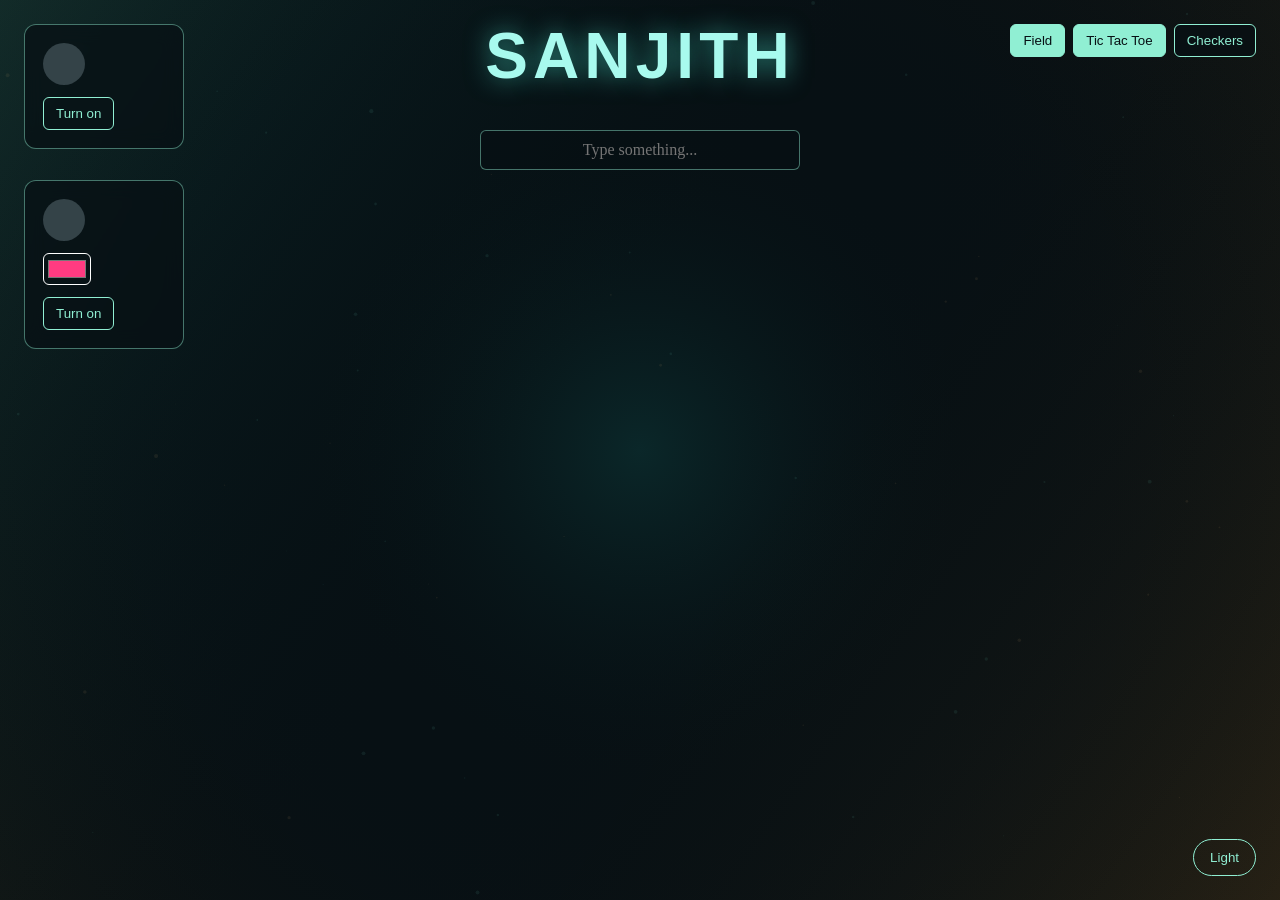
<file: index.html>
<!DOCTYPE html>
<html lang="en">
<head>
  <meta charset="UTF-8" />
  <meta name="viewport" content="width=device-width, initial-scale=1.0" />
  <meta name="description" content="Interactive generative background." />
  <title>Interactive Field</title>
  <style>
    :root {
      color-scheme: dark;
      background: #071014;
    }

    * { box-sizing: border-box; }

    html,
    body {
      width: 100%;
      height: 100%;
      margin: 0;
      overflow: hidden;
      background: #071014;
    }

    body { cursor: crosshair; }

    canvas {
      display: block;
      width: 100%;
      height: 100%;
      touch-action: none;
    }

    .name-display {
      position: fixed;
      top: 28px;
      left: 50%;
      z-index: 2;
      margin: 0;
      color: hsl(var(--hue, 171) 90% 82%);
      font: 800 clamp(2rem, 8vw, 4rem)/0.9 sans-serif;
      letter-spacing: 0.08em;
      text-align: center;
      text-shadow: 0 0 24px hsl(var(--hue, 171) 85% 62% / 0.55);
      user-select: none;
      pointer-events: none;
      transform: translateX(-50%) rotate(var(--tilt, 0deg)) scale(var(--scale, 1));
      transition: transform 220ms ease, color 220ms ease, text-shadow 220ms ease;
    }

    .text-box {
      position: fixed;
      top: 130px;
      left: 50%;
      z-index: 3;
      width: min(80vw, 320px);
      padding: 10px 12px;
      color: #90efd3;
      background: rgba(7, 16, 20, 0.72);
      border: 1px solid rgba(144, 239, 211, 0.45);
      border-radius: 6px;
      font: inherit;
      text-align: center;
      transform: translateX(-50%);
    }

    .name-display.is-pulsing {
      --scale: 1.08;
      color: hsl(var(--hue, 171) 95% 90%);
      text-shadow: 0 0 42px hsl(var(--hue, 171) 80% 55% / 0.9);
    }

    #light-toggle {
      position: fixed;
      right: 24px;
      bottom: 24px;
      z-index: 3;
      padding: 10px 16px;
      background: transparent;
      color: #90efd3;
      border: 1px solid #90efd3;
      border-radius: 999px;
      cursor: pointer;
    }

    body.light-mode {
      cursor: default;
      color-scheme: light;
      background: #b9d8d0;
    }

    body.light-mode #light-toggle {
      color: #164c4b;
      border-color: #164c4b;
    }

    body.light-mode .name-display {
      color: #164c4b;
      text-shadow: 0 0 18px rgba(22, 76, 75, 0.25);
    }

    .light-box {
      position: fixed;
      top: 24px;
      left: 24px;
      z-index: 3;
      padding: 18px;
      min-width: 160px;
      color: #90efd3;
      background: rgba(7, 16, 20, 0.72);
      border: 1px solid rgba(144, 239, 211, 0.45);
      border-radius: 12px;
      backdrop-filter: blur(10px);
    }

    .light-bulb {
      width: 42px;
      height: 42px;
      margin-bottom:12px;
      border-radius: 50%;
      background: #344348;
      box-shadow: none;
      transition: background 220ms ease, box-shadow 220ms ease;
    }

    .light-bulb.is-on {
      background: #ffe28a;
      box-shadow: 0 0 18px #ffe28a,
                  0 0 48px rgba(255, 226, 138, 0.75);
    }

    .light-button {
      padding: 8px 12px;
      color: inherit;
      background: transparent;
      border: 1px solid currentColor;
      border-radius: 6px;
      cursor: pointer;
    }

    .rgb-box {
      top: 180px;
    }

    #rgb-light-color {
      display: block;
      width: 48px;
      height: 32px;
      margin-bottom: 12px;
      padding: 2px;
      background: transparent;
      border: 1px solid currentColor;
      border-radius: 6px;
      cursor: pointer;
    }

    .tab-bar {
      position: fixed;
      top: 24px;
      right: 24px;
      z-index: 5;
      display: flex;
      gap: 8px;
    }

    .tab-button {
      padding: 8px 12px;
      color: #90efd3;
      background: rgba(7, 16, 20, 0.72);
      border: 1px solid #90efd3;
      border-radius: 6px;
      cursor: pointer;
    }

    .tab-button.is-active {
      color: #071014;
      background: #90efd3;
    }

    .game-panel {
      position: fixed;
      top: 50%;
      left: 50%;
      z-index: 4;
      width: min(90vw, 520px);
      padding: 24px;
      color: #90efd3;
      background: rgba(7, 16, 20, 0.86);
      border: 1px solid rgba(144, 239, 211, 0.45);
      border-radius: 12px;
      transform: translate(-50%, -50%);
    }

    .game-board {
      display: grid;
      grid-template-columns: repeat(3, 1fr);
      gap: 8px;
      margin: 20px 0;
    }

    .game-cell {
      aspect-ratio: 1;
      color: #90efd3;
      font-size: 2.5rem;
      background: rgba(144, 239, 211, 0.08);
      border: 1px solid rgba(144, 239, 211, 0.45);
      border-radius: 6px;
      cursor: pointer;
    }

    .game-cell:disabled {
      cursor: default;
      opacity: 0.7;
    }

    #game-reset {
      padding: 8px 12px;
      color: inherit;
      background: transparent;
      border: 1px solid currentColor;
      border-radius: 6px;
      cursor: pointer;
    }

    .checkers-board {
      display: grid;
      grid-template-columns: repeat(8, 1fr);
      width: min(90vw, 480px);
      aspect-ratio: 1;
    }

    .checker-cell {
      display: grid;
      place-items: center;
      aspect-ratio: 1;
    }

    .checker-cell.dark {
      background: #6b4435;
      cursor: pointer;
    }

    .checker-cell.light {
      background: #e7c9a9;
      cursor: default;
    }

    .checker-cell.selected {
      box-shadow: inset 0 0 0 4px #ffe28a;
    }

    .checker-cell.legal {
      box-shadow: inset 0 0 0 4px #90efd3;
    }

    .checker-piece {
      width: 70%;
      aspect-ratio: 1;
      border-radius: 50%;
    }

    .checker-piece.red {
      background: #d94b4b;
    }

    .checker-piece.black {
      background: #202020;
    }

    .checker-piece.king {
      box-shadow: inset 0 0 0 4px #ffe28a;
    }

    .checkers-board {
      width: 100%;
      max-width: 480px;
      margin: 16px auto;
    }

    .game-panel {
      max-height: calc(100dvh - 32px);
      overflow-y: auto;
    }

    @media (max-width: 600px) {
      body {
        overflow: auto;
    }

    .tab-bar {
    top: max(12px, env(safe-area-inset-top));
    right: 12px;
    left: 12px;
    flex-wrap: wrap;
    justify-content: center;
    }

    .tab-button {
      flex: 1 1 auto;
      min-height: 44px;
    }

    .light-box {
      top: 12px;
      left: 12px;
      padding: 12px;
      min-width: 120px;
    }

    .rgb-box {
      top: 145px;
    }

    .game-panel {
      width: calc(100vw - 24px);
      padding: 16px;
    }

    .name-display {
      top: 190px;
      max-width: 90vw;
      overflow-wrap: anywhere;
    }

    .text-box {
      top: 265px;
      width: calc(100vw - 32px);
      min-height: 44px;
    }

    #light-toggle {
      right: 12px;
      bottom: max(12px, env(safe-area-inset-bottom));
      min-height: 44px;
    }
  }
  </style>
</head>
<body>
  <section class="game-panel" id="checkers-panel" hidden>
    <h2>Checkers</h2>
    <div class="checkers-board" id="checkers-board"></div>
    <p id="checkers-status">Your turn.</p>
    <button class="light-button" id="checkers-reset" type="button">New game</button>
  </section>

  <section class="light-box rgb-box" aria-label="RGB light control">
    <div class="light-bulb" id="rgb-light-bulb"></div>
    
    <input
      id="rgb-light-color"
      type="color"
      value="#ff3b81"
      aria-label="RGB light color"
    />

    <button class="light-button" id="rgb-light-toggle" type="button" aria-pressed="false">
      Turn on
    </button>

  </section>

  <section class="light-box" aria-label="Light control">
    <div class="light-bulb" id="light-bulb"></div>
    <button class="light-button" id="device-light-toggle" type="button" aria-pressed="false">
      Turn on
    </button>
  </section>

  <button id="light-toggle" type="button" aria-pressed="false">
    Light
  </button>

  <nav class="tab-bar" aria-label="Views">
    <button class="tab-button is-active" id="field-tab" type="button">
      Field
    </button>
    <button class="tab-button is-active" id="game-tab" type="button">
      Tic Tac Toe
    </button>
    <button class="tab-button" id="checkers-tab" type="button">
      Checkers
    </button>
  </nav>

  <section class="game-panel" id="game-panel" hidden>
    <h2>Tic-Tac-Toe</h2>
    <p id="game-status">Your turn. You are O.</p>

    <div class="game-board" id="game-board">
      <button class="game-cell" type="button" data-index="0"></button>
      <button class="game-cell" type="button" data-index="1"></button>
      <button class="game-cell" type="button" data-index="2"></button>
      <button class="game-cell" type="button" data-index="3"></button>
      <button class="game-cell" type="button" data-index="4"></button>
      <button class="game-cell" type="button" data-index="5"></button>
      <button class="game-cell" type="button" data-index="6"></button>
      <button class="game-cell" type="button" data-index="7"></button>
      <button class="game-cell" type="button" data-index="8"></button>
    </div>

    <button id="game-reset" type="button">New game</button>
  </section>

  <canvas id="field" aria-label="Interactive animated background"></canvas>
  <input class="text-box" id="text-box" type="text" placeholder="Type something..." aria-label="Text to display" />
  <div class="name-display" id="name-display" aria-label="Sanjith">SANJITH</div>
  <script>
    const checkersBoard = document.querySelector("#checkers-board");
    const checkersStatus = document.querySelector("#checkers-status");
    const checkersReset = document.querySelector("#checkers-reset");
    const checkerCells = [];
    let checkerPieces = [];
    let selectedChecker = null;
    let checkersTurn = "red";
    let checkersGameOver = false;

    for (let row = 0; row < 8; row += 1) {
      for (let column = 0; column < 8; column += 1) {
        const cell = document.createElement("button");
        cell.type = "button";
        cell.className = `checker-cell ${
          (row + column) % 2 ? "dark" : "light"
        }`;
        cell.dataset.row = row;
        cell.dataset.column = column;
        cell.addEventListener("click", handleCheckerCellClick);
        checkersBoard.appendChild(cell);
        checkerCells.push(cell);
      }
    }

    function getChecker(row, column) {
      return checkerPieces.find((piece) => piece.row === row && piece.column === column);
    }

    function getDirections(piece) {
      if (piece.king) return [-1, 1];
      return piece.color === "red" ? [-1] : [1];
    }

    function getMovesForPiece(piece, capturesOnly = false) {
      const moves = [];

      getDirections(piece).forEach((rowDirection) => {
        [-1, 1].forEach((columnDirection) => {
          const nextRow = piece.row + rowDirection;
          const nextColumn = piece.column + columnDirection;
          const nextPiece = getChecker(nextRow, nextColumn);

          if (!nextPiece && !capturesOnly) {
            moves.push({ row: nextRow, column: nextColumn });
          }

          if (nextPiece && nextPiece.color !== piece.color) {
            const landingRow = nextRow + rowDirection;
            const landingColumn = nextColumn + columnDirection;

            if (
              landingRow >= 0 && landingRow < 8 &&
              landingColumn >= 0 && landingColumn < 8 &&
              !getChecker(landingRow, landingColumn)
            ) {
              moves.push({
                row: landingRow,
                column: landingColumn,
                captured: nextPiece
              });
            }
          }
        });
      });

      return moves.filter((move) =>
        move.row >= 0 && move.row < 8 && move.column >= 0 && move.column < 8
      );
    }

    function getAvailableMoves(color) {
      const pieces = checkerPieces.filter((piece) => piece.color === color);
      const captures = pieces.flatMap((piece) =>
        getMovesForPiece(piece, true).map((move) => ({ piece, move }))
      );

      if (captures.length) return captures;

      return pieces.flatMap((piece) =>
        getMovesForPiece(piece).map((move) => ({ piece, move }))
      );
    }

    function renderCheckers() {
      checkerCells.forEach((cell) => {
        const row = Number(cell.dataset.row);
        const column = Number(cell.dataset.column);
        const piece = getChecker(row, column);
        const isSelected = selectedChecker === piece;
        const isLegal = selectedChecker && getMovesForPiece(selectedChecker)
          .some((move) => move.row === row && move.column === column);

        cell.classList.toggle("selected", isSelected);
        cell.classList.toggle("legal", Boolean(isLegal));
        cell.replaceChildren();

        if (piece) {
          const pieceElement = document.createElement("span");
          pieceElement.className = `checker-piece ${piece.color}${piece.king ? " king" : ""}`;
          pieceElement.setAttribute("aria-label", `${piece.color}${piece.king ? " king" : " piece"}`);
          cell.appendChild(pieceElement);
        }
      });
    }

    function createCheckerPieces() {
      checkerPieces = [];

      for (let row = 0; row < 3; row += 1) {
        for (let column = 0; column < 8; column += 1) {
          if ((row + column) % 2) checkerPieces.push({ row, column, color: "black", king: false });
        }
      }

      for (let row = 5; row < 8; row += 1) {
        for (let column = 0; column < 8; column += 1) {
          if ((row + column) % 2) checkerPieces.push({ row, column, color: "red", king: false });
        }
      }
    }

    function moveChecker(piece, move) {
      piece.row = move.row;
      piece.column = move.column;

      if (move.captured) {
        checkerPieces = checkerPieces.filter((candidate) => candidate !== move.captured);
      }

      if ((piece.color === "red" && piece.row === 0) ||
          (piece.color === "black" && piece.row === 7)) {
        piece.king = true;
      }
    }

    function finishCheckersTurn() {
      const opponent = checkersTurn === "red" ? "black" : "red";
      const opponentMoves = getAvailableMoves(opponent);

      if (!checkerPieces.some((piece) => piece.color === opponent) || !opponentMoves.length) {
        checkersGameOver = true;
        checkersStatus.textContent = checkersTurn === "red" ? "You win!" : "The computer wins.";
        renderCheckers();
        return;
      }

      checkersTurn = opponent;
      selectedChecker = null;
      checkersStatus.textContent = checkersTurn === "red" ? "Your turn." : "Computer is thinking...";
      renderCheckers();

      if (checkersTurn === "black") window.setTimeout(computerCheckerTurn, 450);
    }

    function handleCheckerCellClick(event) {
      if (checkersGameOver || checkersTurn !== "red") return;

      const row = Number(event.currentTarget.dataset.row);
      const column = Number(event.currentTarget.dataset.column);
      const clickedPiece = getChecker(row, column);

      if (clickedPiece?.color === "red") {
        selectedChecker = clickedPiece;
        renderCheckers();
        return;
      }

      if (!selectedChecker) return;

      const move = getAvailableMoves("red").find(({ piece, move: candidate }) =>
        piece === selectedChecker && candidate.row === row && candidate.column === column
      );

      if (!move) return;

      moveChecker(selectedChecker, move.move);

      if (move.move.captured && getMovesForPiece(selectedChecker, true).length) {
        checkersStatus.textContent = "Jump again.";
        renderCheckers();
        return;
      }

      finishCheckersTurn();
    }

    function computerCheckerTurn(piece = null) {
      if (checkersGameOver) return;

      const moves = piece
        ? getMovesForPiece(piece, true).map((move) => ({ piece, move }))
        : getAvailableMoves("black");
      const choice = moves[Math.floor(Math.random() * moves.length)];

      if (!choice) return;

      moveChecker(choice.piece, choice.move);

      if (choice.move.captured && getMovesForPiece(choice.piece, true).length) {
        renderCheckers();
        window.setTimeout(() => computerCheckerTurn(choice.piece), 450);
        return;
      }

      finishCheckersTurn();
    }

    function resetCheckers() {
      createCheckerPieces();
      selectedChecker = null;
      checkersTurn = "red";
      checkersGameOver = false;
      checkersStatus.textContent = "Your turn.";
      renderCheckers();
    }

    checkersReset.addEventListener("click", resetCheckers);
    resetCheckers();

    const fieldTab = document.querySelector("#field-tab");
    const gameTab = document.querySelector("#game-tab");
    const checkersTab = document.querySelector("#checkers-tab");
    const gamePanel = document.querySelector("#game-panel");
    const checkersPanel = document.querySelector("#checkers-panel");
    const gameStatus = document.querySelector("#game-status");
    const gameCells = [...document.querySelectorAll(".game-cell")];
    const gameReset = document.querySelector("#game-reset");

    let gameBoard = Array(9).fill("");
    let gameOver = false;

    const winningLines = [
      [0, 1, 2],
      [3, 4, 5],
      [6, 7, 8],
      [0, 3, 6],
      [1, 4, 7],
      [2, 5, 8],
      [0, 4, 8],
      [2, 4, 6]
    ];

    function getWinner(board) {
      for (const [first, second, third] of winningLines) {
        if (
          board[first] &&
          board[first] === board[second] &&
          board[first] === board[third]
        ) {
          return board[first];
        }
      }

      return board.every(Boolean) ? "draw" : null;
    }

    function renderGame() {
      gameCells.forEach((cell, index) => {
        cell.textContent = gameBoard[index];
        cell.disabled = Boolean(gameBoard[index]) || gameOver;
      });
    }

    function finishGame(result) {
      gameOver = true;

      if (result === "draw") {
        gameStatus.textContent = "Draw.";
      } else {
        gameStatus.textContent = result === "O"
          ? "You win!"
          : "The bot wins.";
      }

      renderGame();
    }

    function getBotMove() {
      const emptyCells = gameBoard
        .map((value, index) => value ? null : index)
        .filter((index) => index !== null);

      return emptyCells[Math.floor(Math.random() * emptyCells.length)];
    }

    function botTurn() {
      const move = getBotMove();

      if (move === undefined) return;

      gameBoard[move] = "X";
      const result = getWinner(gameBoard);

      if (result) {
        finishGame(result);
      } else {
        gameStatus.textContent = "Your turn. You are O.";
        renderGame();
      }
    }

    function playerTurn(event) {
      const index = Number(event.currentTarget.dataset.index);

      if (gameBoard[index] || gameOver) return;

      gameBoard[index] = "O";

      const result = getWinner(gameBoard);

      if (result) {
        finishGame(result);
        return;
      }

      gameStatus.textContent = "Bot is thinking...";
      renderGame();
      window.setTimeout(botTurn, 350);
    }

    function resetGame() {
      gameBoard = Array(9).fill("");
      gameOver = false;
      gameStatus.textContent = "Your turn. You are O.";
      renderGame();
    }

    gameCells.forEach((cell) => {
      cell.addEventListener("click", playerTurn);
    });

    gameReset.addEventListener("click", resetGame);

    gameTab.addEventListener("click", () => {
      gamePanel.hidden = false;
      checkersPanel.hidden = true;
      fieldTab.classList.remove("is-active");
      checkersTab.classList.remove("is-active");
      gameTab.classList.add("is-active");
    });

    checkersTab.addEventListener("click", () => {
      gamePanel.hidden = true;
      checkersPanel.hidden = false;
      fieldTab.classList.remove("is-active");
      gameTab.classList.remove("is-active");
      checkersTab.classList.add("is-active");
    });

    fieldTab.addEventListener("click", () => {
      gamePanel.hidden = true;
      checkersPanel.hidden = true;
      gameTab.classList.remove("is-active");
      checkersTab.classList.remove("is-active");
      fieldTab.classList.add("is-active");
    });

    renderGame();
    
    const deviceLightToggle = document.querySelector("#device-light-toggle");
    const lightBulb = document.querySelector("#light-bulb");
    let deviceLightOn = false;

    deviceLightToggle.addEventListener("click", () => {
      deviceLightOn = !deviceLightOn;

      lightBulb.classList.toggle("is-on", deviceLightOn);
      deviceLightToggle.textContent = deviceLightOn ? "Turn off" : "Turn on";
      deviceLightToggle.setAttribute("aria-pressed", String(deviceLightOn));
    });

    const rgbLightToggle = document.querySelector("#rgb-light-toggle");
    const rgbLightBulb = document.querySelector("#rgb-light-bulb");
    const rgbLightColor = document.querySelector("#rgb-light-color");

    let rgbLightOn = false;

    function updateRgbLight() {
      if (!rgbLightOn) {
      rgbLightBulb.style.background = "#344348";
      rgbLightBulb.style.boxShadow = "none";
      return;
    }

    const color = rgbLightColor.value;

    rgbLightBulb.style.background = color;
    rgbLightBulb.style.boxShadow = `
      0 0 18px ${color},
      0 0 48px ${color}
    `;
  }

rgbLightToggle.addEventListener("click", () => {
  rgbLightOn = !rgbLightOn;
  rgbLightToggle.textContent = rgbLightOn ? "Turn off" : "Turn on";
  rgbLightToggle.setAttribute("aria-pressed", String(rgbLightOn));
  updateRgbLight();
});

rgbLightColor.addEventListener("input", updateRgbLight);

    const lightToggle = document.querySelector("#light-toggle")
    let lightMode = false

    lightToggle.addEventListener("click", () => {
      lightMode = !lightMode;
      document.body.classList.toggle("light-mode", lightMode);
      lightToggle.textContent = lightMode ? "Dark" : "Light";
      lightToggle.setAttribute("aria-pressed", String(lightMode));
    });
    const canvas = document.querySelector("#field");
    const context = canvas.getContext("2d");
    const reducedMotion = window.matchMedia("(prefers-reduced-motion: reduce)");
    const pointer = { x: 0.5, y: 0.5, targetX: 0.5, targetY: 0.5, active: false };
    const nameDisplay = document.querySelector("#name-display");
    const textBox = document.querySelector("#text-box");
    const particles = [];
    const ripples = [];
    let width = 0;
    let height = 0;
    let density = 0;
    let time = 0;

    textBox.addEventListener("input", () => {
      nameDisplay.textContent = textBox.value || "SANJITH";
    });

    function animateName() {
      nameDisplay.style.setProperty("--hue", Math.floor(Math.random() * 360));
      nameDisplay.style.setProperty("--tilt", `${Math.round(Math.random() * 12 - 6)}deg`);
      nameDisplay.classList.remove("is-pulsing");
      void nameDisplay.offsetWidth;
      nameDisplay.classList.add("is-pulsing");
      window.setTimeout(() => nameDisplay.classList.remove("is-pulsing"), 320);
    }

    function resize() {
      const pixelRatio = Math.min(window.devicePixelRatio || 1, 2);
      width = window.innerWidth;
      height = window.innerHeight;
      canvas.width = width * pixelRatio;
      canvas.height = height * pixelRatio;
      context.setTransform(pixelRatio, 0, 0, pixelRatio, 0, 0);
      density = Math.min(110, Math.max(40, Math.floor(width * height / 18000)));
      particles.length = 0;
      for (let index = 0; index < density; index += 1) createParticle(true);
    }

    function createParticle(randomPosition = false) {
      particles.push({
        x: randomPosition ? Math.random() * width : width + 20,
        y: Math.random() * height,
        radius: Math.random() * 1.8 + 0.35,
        speed: Math.random() * 0.22 + 0.04,
        drift: Math.random() * 0.7 + 0.15,
        phase: Math.random() * Math.PI * 2,
        hue: Math.random() > 0.52 ? 171 : 34
      });
    }

    function updatePointer(event) {
      pointer.targetX = event.clientX / width;
      pointer.targetY = event.clientY / height;
      pointer.active = true;
    }

    function addRipple(event) {
      ripples.push({
        x: event.clientX,
        y: event.clientY,
        radius: 0,
        opacity: 0.6
      });
      animateName();
    }

    function drawBackground() {
      context.clearRect(0, 0, width, height);
      context.fillStyle = lightMode ? "#b9d8d0" : "#071014";
      context.fillRect(0, 0, width, height);

      const glowX = pointer.x * width;
      const glowY = pointer.y * height;

      const gradient = context.createRadialGradient(
        glowX,
        glowY,
        0,
        glowX,
        glowY,
        Math.max(width, height) * 0.8
      );

      if (lightMode) {
        gradient.addColorStop(0, "rgba(20, 110, 100, 0.08)");
        gradient.addColorStop(0.35, "transparent");
        gradient.addColorStop(1, "rgba(220, 130, 60, 0.08)");
      } else {
        gradient.addColorStop(0, `hsla(${170 + Math.sin(time * 0.0002) * 20}, 70%, 45%, 0.13)`);
        gradient.addColorStop(0.35, "transparent");
        gradient.addColorStop(1, `hsla(${28 + Math.sin(time * 0.00016) * 18}, 85%, 52%, 0.1)`);
      }

      context.fillStyle = gradient;
      context.fillRect(0, 0, width, height);

      const wash = context.createLinearGradient(0, 0, width, height);
      if (lightMode) {
        wash.addColorStop(0, "rgba(20, 110, 100, 0.08)");
        wash.addColorStop(0.5, "transparent");
        wash.addColorStop(1, "rgba(220, 130, 60, 0.08)");
      } else {
        wash.addColorStop(0, `hsla(${170 + Math.sin(time * 0.0002) * 20}, 70%, 45%, 0.13)`);
        wash.addColorStop(0.5, "transparent");
        wash.addColorStop(1, `hsla(${28 + Math.sin(time * 0.00016) * 18}, 85%, 52%, 0.1)`);
      }
      context.fillStyle = wash;
      context.fillRect(0, 0, width, height);
    }

    function drawParticles() {
      context.globalCompositeOperation = "source-over";
      particles.forEach((particle, index) => {
        if (!reducedMotion.matches) {
          particle.x -= particle.speed;
          particle.y += Math.sin(time * 0.001 * particle.drift + particle.phase) * 0.18;
          if (particle.x < -12) {
            particle.x = width + 12;
            particle.y = Math.random() * height;
          }
        }

        const distanceX = particle.x - pointer.x * width;
        const distanceY = particle.y - pointer.y * height;
        const distance = Math.hypot(distanceX, distanceY);
        const influence = pointer.active ? Math.max(0, 1 - distance / 360) : 0;
        const size = particle.radius + influence * 0.8;
        const alpha = lightMode
          ? 0.06 + influence * 0.12
          : 0.08 + influence * 0.18;
        const lightness = lightMode ? 42 : 72;
        context.beginPath();
        context.arc(particle.x - distanceX * influence * 0.08, particle.y - distanceY * influence * 0.08, size, 0, Math.PI * 2);
        context.fillStyle = `hsla(${particle.hue}, 78%, ${lightness}%, ${alpha})`;
        context.fill();
      });
      context.globalCompositeOperation = "source-over";
    }

    function drawRipples() {
      ripples.forEach((ripple) => {
        ripple.radius += 5;
        ripple.opacity *= 0.965;
        context.beginPath();
        context.arc(ripple.x, ripple.y, ripple.radius, 0, Math.PI * 2);
        context.strokeStyle = lightMode
          ? `rgba(22, 100, 95, ${ripple.opacity})`
          : `rgba(144, 239, 211, ${ripple.opacity})`;
        context.lineWidth = 1.5;
        context.stroke();
      });
      while (ripples.length && ripples[0].opacity < 0.02) ripples.shift();
    }

    function render(timestamp = 0) {
      time = timestamp;
      pointer.x += (pointer.targetX - pointer.x) * 0.045;
      pointer.y += (pointer.targetY - pointer.y) * 0.045;
      drawBackground();
      drawParticles();
      if (!reducedMotion.matches) drawRipples();
      requestAnimationFrame(render);
    }

    window.addEventListener("resize", resize);
    window.addEventListener("pointermove", updatePointer);
    window.addEventListener("pointerdown", addRipple);
    window.addEventListener("pointerleave", () => { pointer.active = false; });
    reducedMotion.addEventListener?.("change", resize);
    resize();
    requestAnimationFrame(render);
  </script>
</body>
</html>
</file>
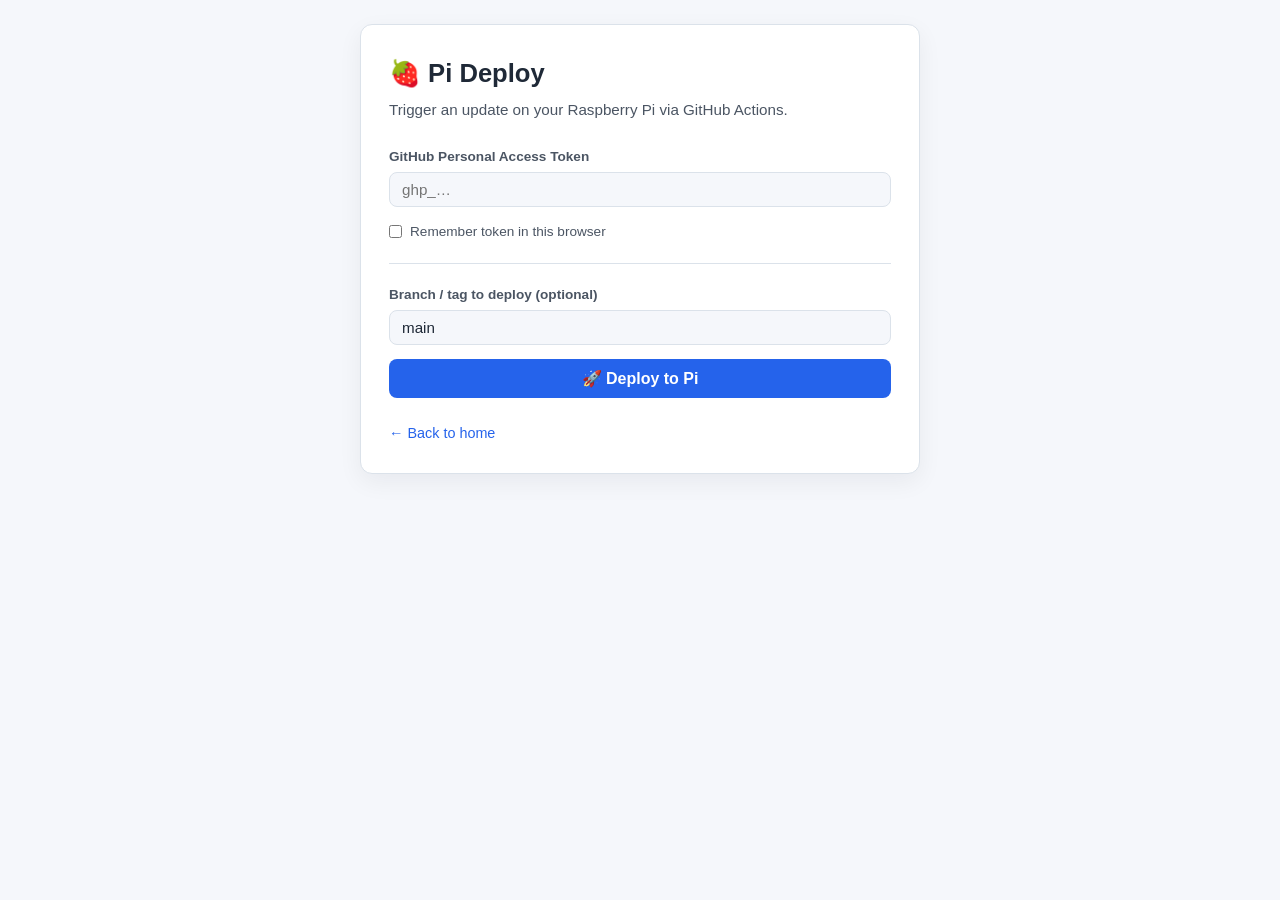
<file: deploy/index.html>
<!DOCTYPE html>
<html lang="en">
<head>
  <meta charset="UTF-8" />
  <meta name="viewport" content="width=device-width, initial-scale=1.0" />
  <title>Pi Deploy</title>
  <style>
    :root {
      --bg: #f5f7fb;
      --card: #ffffff;
      --text: #1f2937;
      --muted: #4b5563;
      --accent: #2563eb;
      --border: #dbe2ea;
      --success: #16a34a;
      --error: #dc2626;
      --warn: #d97706;
    }

    * { box-sizing: border-box; margin: 0; padding: 0; }

    body {
      font-family: "Segoe UI", Tahoma, Geneva, Verdana, sans-serif;
      background: var(--bg);
      color: var(--text);
      line-height: 1.6;
      padding: 24px;
    }

    .container {
      max-width: 560px;
      margin: 0 auto;
      background: var(--card);
      border: 1px solid var(--border);
      border-radius: 12px;
      padding: 28px;
      box-shadow: 0 8px 24px rgba(15, 23, 42, 0.06);
    }

    h1 { font-size: 1.6rem; margin-bottom: 4px; }

    .subtitle { color: var(--muted); font-size: 0.95rem; margin-bottom: 24px; }

    label {
      display: block;
      font-size: 0.85rem;
      font-weight: 600;
      color: var(--muted);
      margin-bottom: 4px;
    }

    input[type="password"], input[type="text"] {
      width: 100%;
      padding: 8px 12px;
      border: 1px solid var(--border);
      border-radius: 8px;
      font-size: 0.95rem;
      color: var(--text);
      background: var(--bg);
      margin-bottom: 14px;
    }

    input:focus { outline: 2px solid var(--accent); border-color: transparent; }

    .remember-row {
      display: flex;
      align-items: center;
      gap: 8px;
      margin-bottom: 20px;
      font-size: 0.9rem;
      color: var(--muted);
    }

    button {
      width: 100%;
      padding: 10px;
      background: var(--accent);
      color: #fff;
      border: none;
      border-radius: 8px;
      font-size: 1rem;
      font-weight: 600;
      cursor: pointer;
      transition: opacity 0.15s;
    }

    button:hover { opacity: 0.88; }
    button:disabled { opacity: 0.5; cursor: not-allowed; }

    #status {
      margin-top: 18px;
      padding: 10px 14px;
      border-radius: 8px;
      font-size: 0.9rem;
      display: none;
    }

    #status.success { background: #f0fdf4; color: var(--success); border: 1px solid #bbf7d0; display: block; }
    #status.error   { background: #fef2f2; color: var(--error);   border: 1px solid #fecaca; display: block; }
    #status.info    { background: #eff6ff; color: var(--accent);  border: 1px solid #bfdbfe; display: block; }

    .run-link { font-size: 0.85rem; margin-top: 8px; }
    .run-link a { color: var(--accent); }

    .back { display: inline-block; margin-top: 24px; font-size: 0.9rem; color: var(--accent); text-decoration: none; }
    .back:hover { text-decoration: underline; }

    .divider { border: none; border-top: 1px solid var(--border); margin: 20px 0; }
  </style>
</head>
<body>
  <main class="container">
    <h1>🍓 Pi Deploy</h1>
    <p class="subtitle">Trigger an update on your Raspberry Pi via GitHub Actions.</p>

    <label for="token">GitHub Personal Access Token</label>
    <input type="password" id="token" placeholder="ghp_…" autocomplete="current-password" />

    <div class="remember-row">
      <input type="checkbox" id="remember" />
      <label for="remember" style="margin-bottom:0;font-weight:400;">Remember token in this browser</label>
    </div>

    <hr class="divider" />

    <label for="ref">Branch / tag to deploy (optional)</label>
    <input type="text" id="ref" placeholder="main" value="main" />

    <button id="deployBtn" onclick="triggerDeploy()">🚀 Deploy to Pi</button>

    <div id="status"></div>

    <a class="back" href="/">← Back to home</a>
  </main>

  <script>
    const OWNER = 'SHA-8192';
    const REPO  = 'sha-8192.github.io';
    const WORKFLOW = 'deploy-pi.yml';

    const tokenInput    = document.getElementById('token');
    const rememberBox   = document.getElementById('remember');
    const refInput      = document.getElementById('ref');
    const deployBtn     = document.getElementById('deployBtn');
    const statusEl      = document.getElementById('status');

    // Restore saved token
    const saved = localStorage.getItem('pi_deploy_token');
    if (saved) { tokenInput.value = saved; rememberBox.checked = true; }

    async function triggerDeploy() {
      const token = tokenInput.value.trim();
      const ref   = refInput.value.trim() || 'main';

      if (!token) {
        showStatus('error', 'Please enter your GitHub Personal Access Token.');
        return;
      }

      if (rememberBox.checked) {
        localStorage.setItem('pi_deploy_token', token);
      } else {
        localStorage.removeItem('pi_deploy_token');
      }

      deployBtn.disabled = true;
      showStatus('info', 'Dispatching workflow…');

      try {
        const res = await fetch(
          `https://api.github.com/repos/${OWNER}/${REPO}/actions/workflows/${WORKFLOW}/dispatches`,
          {
            method: 'POST',
            headers: {
              Authorization: `Bearer ${token}`,
              Accept: 'application/vnd.github+json',
              'Content-Type': 'application/json',
            },
            body: JSON.stringify({ ref }),
          }
        );

        if (res.status === 204) {
          showStatus('success',
            '✅ Deployment triggered! ' +
            `<span class="run-link">` +
            `<a href="https://github.com/${OWNER}/${REPO}/actions/workflows/${WORKFLOW}" target="_blank" rel="noopener">` +
            `View workflow runs →</a></span>`
          );
        } else {
          const body = await res.json().catch(() => ({}));
          showStatus('error', `❌ GitHub API error ${res.status}: ${body.message || res.statusText}`);
        }
      } catch (err) {
        showStatus('error', `❌ Network error: ${err.message}`);
      } finally {
        deployBtn.disabled = false;
      }
    }

    function showStatus(type, html) {
      statusEl.className = type;
      statusEl.innerHTML = html;
    }
  </script>
</body>
</html>
</file>
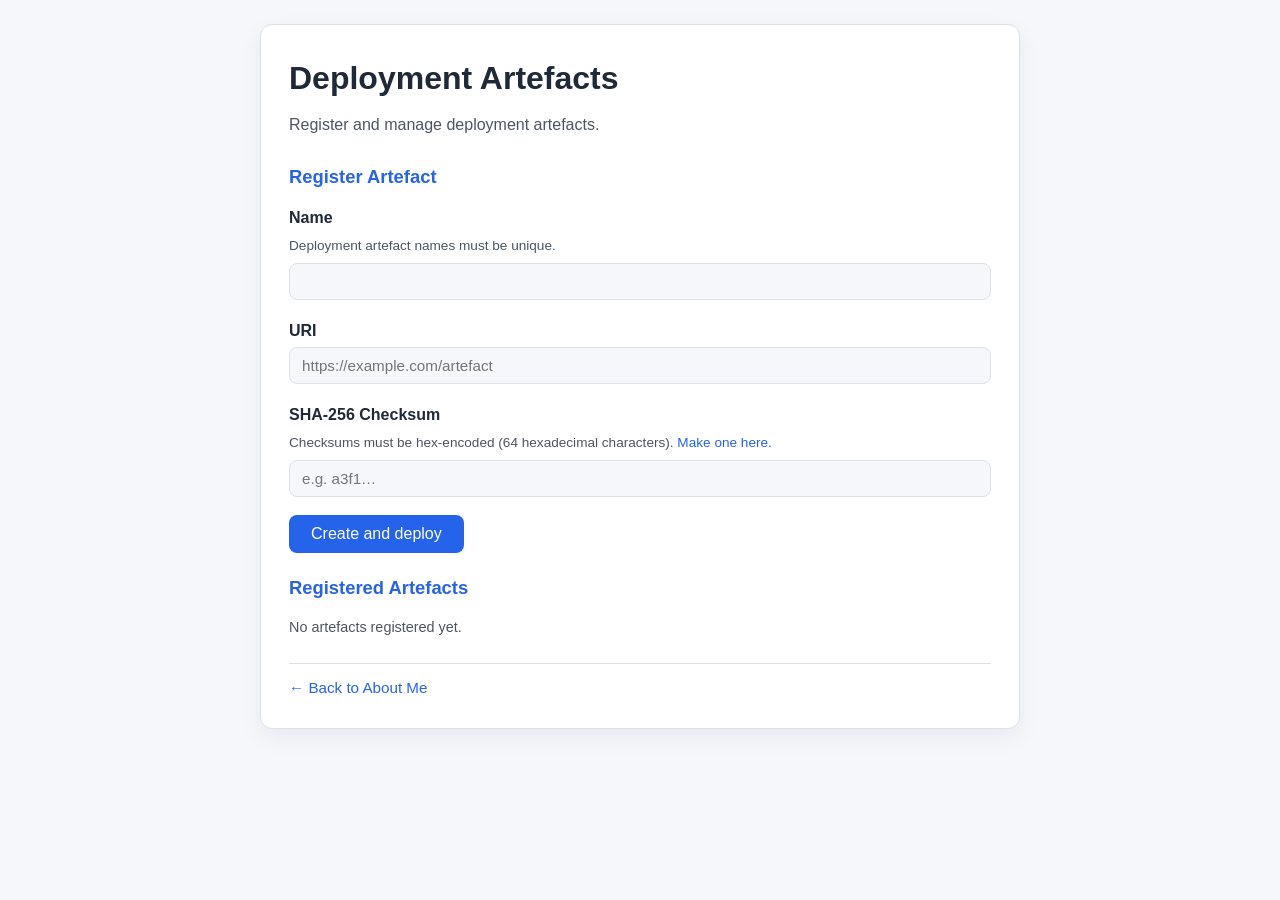
<file: artifacts.html>
<!DOCTYPE html>
<html lang="en">
<head>
  <meta charset="UTF-8" />
  <meta name="viewport" content="width=device-width, initial-scale=1.0" />
  <title>Deployment Artefacts</title>
  <style>
    :root {
      --bg: #f5f7fb;
      --card: #ffffff;
      --text: #1f2937;
      --muted: #4b5563;
      --accent: #2563eb;
      --border: #dbe2ea;
      --error: #dc2626;
      --success: #16a34a;
    }

    * {
      box-sizing: border-box;
      margin: 0;
      padding: 0;
    }

    body {
      font-family: "Segoe UI", Tahoma, Geneva, Verdana, sans-serif;
      background: var(--bg);
      color: var(--text);
      line-height: 1.6;
      padding: 24px;
    }

    .container {
      max-width: 760px;
      margin: 0 auto;
      background: var(--card);
      border: 1px solid var(--border);
      border-radius: 12px;
      padding: 28px;
      box-shadow: 0 8px 24px rgba(15, 23, 42, 0.06);
    }

    h1 {
      font-size: 2rem;
      margin-bottom: 8px;
    }

    .subtitle {
      color: var(--muted);
      margin-bottom: 24px;
    }

    h2 {
      margin-top: 20px;
      margin-bottom: 14px;
      font-size: 1.15rem;
      color: var(--accent);
    }

    a {
      color: var(--accent);
      text-decoration: none;
    }

    a:hover {
      text-decoration: underline;
    }

    /* Form */
    .form-group {
      margin-bottom: 18px;
    }

    label {
      display: block;
      font-weight: 600;
      margin-bottom: 4px;
    }

    .field-hint {
      font-size: 0.85rem;
      color: var(--muted);
      margin-bottom: 6px;
    }

    input[type="text"],
    input[type="url"] {
      width: 100%;
      padding: 9px 12px;
      border: 1px solid var(--border);
      border-radius: 8px;
      font-size: 0.95rem;
      color: var(--text);
      background: var(--bg);
      transition: border-color 0.2s;
    }

    input[type="text"]:focus,
    input[type="url"]:focus {
      outline: none;
      border-color: var(--accent);
    }

    input.invalid {
      border-color: var(--error);
    }

    .error-msg {
      color: var(--error);
      font-size: 0.85rem;
      margin-top: 4px;
      display: none;
    }

    .error-msg.visible {
      display: block;
    }

    button[type="submit"] {
      background: var(--accent);
      color: #fff;
      border: none;
      border-radius: 8px;
      padding: 10px 22px;
      font-size: 1rem;
      cursor: pointer;
      transition: background 0.2s;
    }

    button[type="submit"]:hover {
      background: #1d4ed8;
    }

    /* Artefacts table */
    .table-wrapper {
      overflow-x: auto;
      margin-top: 8px;
    }

    table {
      width: 100%;
      border-collapse: collapse;
      font-size: 0.9rem;
    }

    th {
      text-align: left;
      padding: 8px 10px;
      background: var(--bg);
      border-bottom: 2px solid var(--border);
      color: var(--muted);
      font-weight: 600;
    }

    td {
      padding: 8px 10px;
      border-bottom: 1px solid var(--border);
      word-break: break-all;
    }

    tr:last-child td {
      border-bottom: none;
    }

    .empty-msg {
      color: var(--muted);
      font-size: 0.9rem;
      margin-top: 8px;
    }

    .footer {
      margin-top: 24px;
      padding-top: 12px;
      border-top: 1px solid var(--border);
      color: var(--muted);
      font-size: 0.95rem;
    }
  </style>
</head>
<body>
  <main class="container">
    <h1>Deployment Artefacts</h1>
    <p class="subtitle">Register and manage deployment artefacts.</p>

    <section>
      <h2>Register Artefact</h2>
      <form id="artefact-form" novalidate>

        <div class="form-group">
          <label for="name">Name</label>
          <p class="field-hint">Deployment artefact names must be unique.</p>
          <input type="text" id="name" name="name" autocomplete="off" />
          <p class="error-msg" id="name-error"></p>
        </div>

        <div class="form-group">
          <label for="uri">URI</label>
          <input type="url" id="uri" name="uri" autocomplete="off" placeholder="https://example.com/artefact" />
          <p class="error-msg" id="uri-error"></p>
        </div>

        <div class="form-group">
          <label for="checksum">SHA-256 Checksum</label>
          <p class="field-hint">
            Checksums must be hex-encoded (64 hexadecimal characters).
            <a href="https://emn178.github.io/online-tools/sha256_checksum.html" target="_blank" rel="noopener">Make one here.</a>
          </p>
          <input type="text" id="checksum" name="checksum" autocomplete="off" placeholder="e.g. a3f1…" maxlength="64" />
          <p class="error-msg" id="checksum-error"></p>
        </div>

        <button type="submit">Create and deploy</button>
      </form>
    </section>

    <section>
      <h2>Registered Artefacts</h2>
      <div id="artefact-list">
        <p class="empty-msg" id="empty-msg">No artefacts registered yet.</p>
        <div class="table-wrapper" id="table-wrapper" hidden>
          <table>
            <thead>
              <tr>
                <th>Name</th>
                <th>URI</th>
                <th>SHA-256 Checksum</th>
              </tr>
            </thead>
            <tbody id="artefact-tbody"></tbody>
          </table>
        </div>
      </div>
    </section>

    <p class="footer">
      <a href="index.html">← Back to About Me</a>
    </p>
  </main>

  <script>
    const STORAGE_KEY = 'deployment-artefacts';

    function loadArtefacts() {
      try {
        return JSON.parse(localStorage.getItem(STORAGE_KEY) || '[]');
      } catch {
        return [];
      }
    }

    function saveArtefacts(artefacts) {
      localStorage.setItem(STORAGE_KEY, JSON.stringify(artefacts));
    }

    function renderArtefacts() {
      const artefacts = loadArtefacts();
      const tbody = document.getElementById('artefact-tbody');
      const emptyMsg = document.getElementById('empty-msg');
      const tableWrapper = document.getElementById('table-wrapper');

      tbody.innerHTML = '';

      if (artefacts.length === 0) {
        emptyMsg.hidden = false;
        tableWrapper.hidden = true;
        return;
      }

      emptyMsg.hidden = true;
      tableWrapper.hidden = false;

      artefacts.forEach(({ name, uri, checksum }) => {
        const tr = document.createElement('tr');
        tr.innerHTML = `
          <td>${escapeHtml(name)}</td>
          <td><a href="${escapeHtml(uri)}" target="_blank" rel="noopener">${escapeHtml(uri)}</a></td>
          <td><code>${escapeHtml(checksum)}</code></td>
        `;
        tbody.appendChild(tr);
      });
    }

    function escapeHtml(str) {
      return str
        .replace(/&/g, '&amp;')
        .replace(/</g, '&lt;')
        .replace(/>/g, '&gt;')
        .replace(/"/g, '&quot;')
        .replace(/'/g, '&#39;');
    }

    function showError(id, message) {
      const el = document.getElementById(id);
      el.textContent = message;
      el.classList.add('visible');
      document.getElementById(id.replace('-error', '')).classList.add('invalid');
    }

    function clearError(id) {
      const el = document.getElementById(id);
      el.textContent = '';
      el.classList.remove('visible');
      document.getElementById(id.replace('-error', '')).classList.remove('invalid');
    }

    document.getElementById('artefact-form').addEventListener('submit', function (e) {
      e.preventDefault();

      const name = document.getElementById('name').value.trim();
      const uri = document.getElementById('uri').value.trim();
      const checksum = document.getElementById('checksum').value.trim();

      let valid = true;

      // Clear previous errors
      clearError('name-error');
      clearError('uri-error');
      clearError('checksum-error');

      // Validate name
      if (!name) {
        showError('name-error', 'Name is required.');
        valid = false;
      } else {
        const artefacts = loadArtefacts();
        if (artefacts.some(a => a.name === name)) {
          showError('name-error', 'An artefact with this name already exists. Names must be unique.');
          valid = false;
        }
      }

      // Validate URI
      if (!uri) {
        showError('uri-error', 'URI is required.');
        valid = false;
      }

      // Validate checksum: must be exactly 64 hex characters
      if (!checksum) {
        showError('checksum-error', 'SHA-256 checksum is required.');
        valid = false;
      } else if (!/^[0-9a-fA-F]{64}$/.test(checksum)) {
        showError('checksum-error', 'Checksum must be hex-encoded (exactly 64 hexadecimal characters).');
        valid = false;
      }

      if (!valid) return;

      const artefacts = loadArtefacts();
      artefacts.push({ name, uri, checksum: checksum.toLowerCase() });
      saveArtefacts(artefacts);

      this.reset();
      renderArtefacts();
    });

    renderArtefacts();
  </script>
</body>
</html>
</file>
